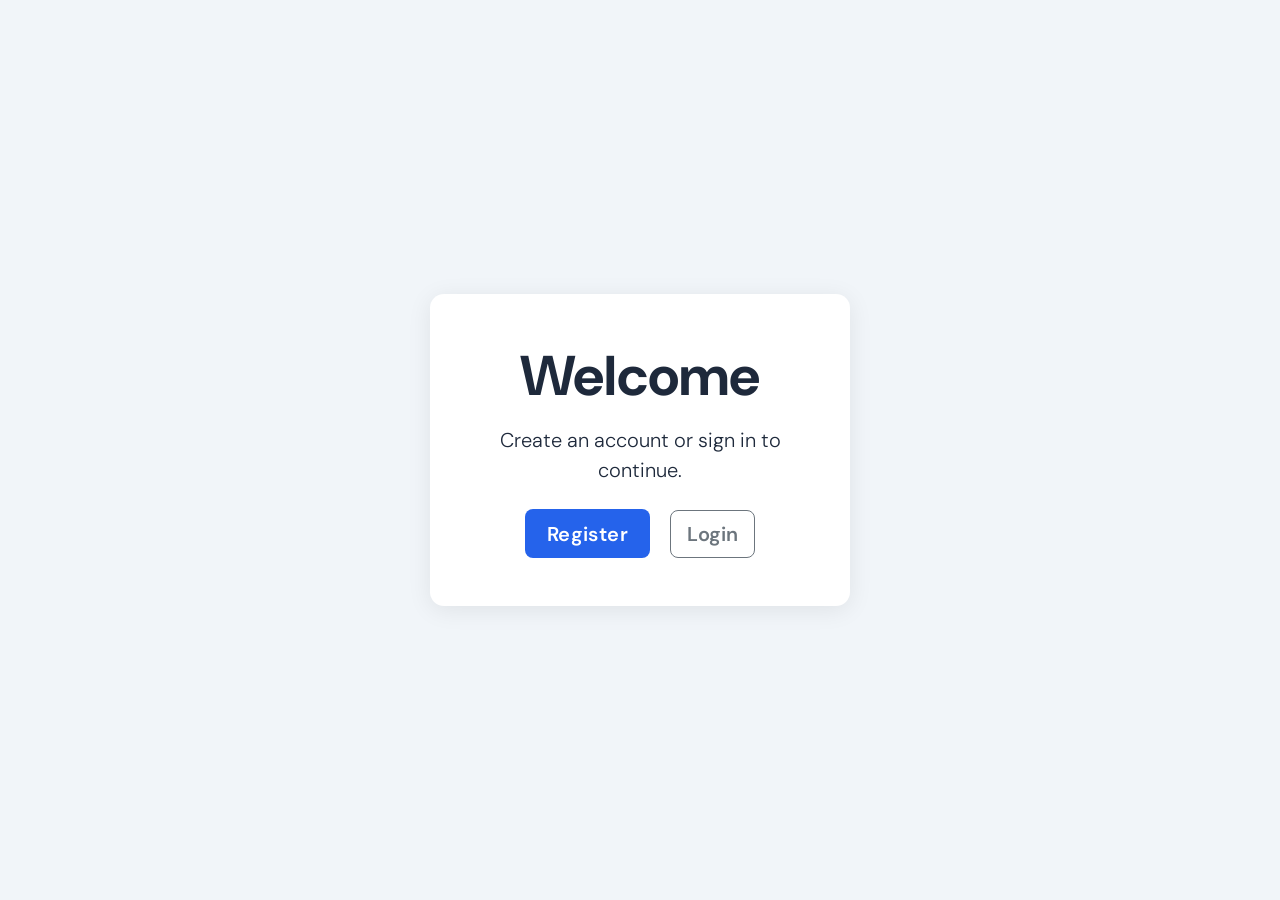
<file: index.html>
<!DOCTYPE html>
<html lang="en">
<head>
  <meta charset="UTF-8" />
  <meta name="viewport" content="width=device-width, initial-scale=1.0"/>
  <title>Welcome</title>
  <link rel="stylesheet" href="https://cdn.jsdelivr.net/npm/bootstrap@5.3.0/dist/css/bootstrap.min.css"/>
  <link rel="stylesheet" href="css/style.css"/>
</head>
<body class="d-flex align-items-center justify-content-center min-vh-100">
  <div class="text-center hero-box">
    <h1 class="display-4 fw-bold mb-3">Welcome</h1>
    <p class="lead mb-4">Create an account or sign in to continue.</p>
    <a href="register.html" class="btn btn-primary btn-lg me-3">Register</a>
    <a href="login.html" class="btn btn-outline-secondary btn-lg">Login</a>
  </div>
</body>
</html>
</file>
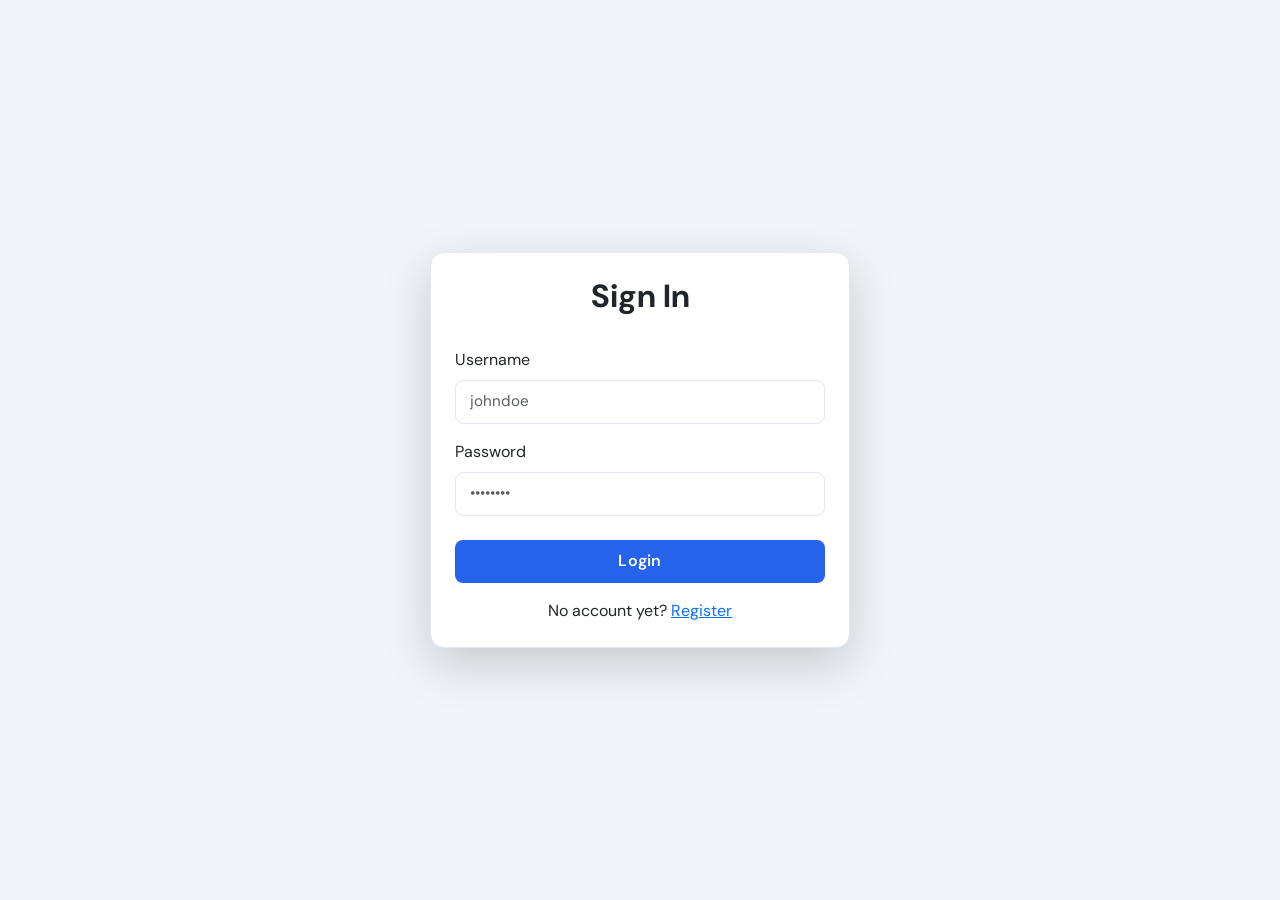
<file: login.html>
<!DOCTYPE html>
<html lang="en">
<head>
  <meta charset="UTF-8"/>
  <meta name="viewport" content="width=device-width, initial-scale=1.0"/>
  <title>Login</title>
  <link rel="stylesheet" href="https://cdn.jsdelivr.net/npm/bootstrap@5.3.0/dist/css/bootstrap.min.css"/>
  <link rel="stylesheet" href="css/style.css"/>
</head>
<body class="d-flex align-items-center justify-content-center min-vh-100">
  <div class="card auth-card shadow-lg p-4">
    <h2 class="mb-4 text-center fw-bold">Sign In</h2>
    <div id="login-msg" class="mb-2"></div>
    <div class="mb-3">
      <label class="form-label">Username</label>
      <input type="text" id="username" class="form-control" placeholder="johndoe"/>
    </div>
    <div class="mb-4">
      <label class="form-label">Password</label>
      <input type="password" id="password" class="form-control" placeholder="••••••••"/>
    </div>
    <button id="login-btn" class="btn btn-primary w-100 mb-3">Login</button>
    <p class="text-center mb-0">No account yet? <a href="register.html">Register</a></p>
  </div>
  <script src="https://code.jquery.com/jquery-3.7.1.min.js"></script>
  <script src="js/login.js"></script>
</body>
</html>
</file>
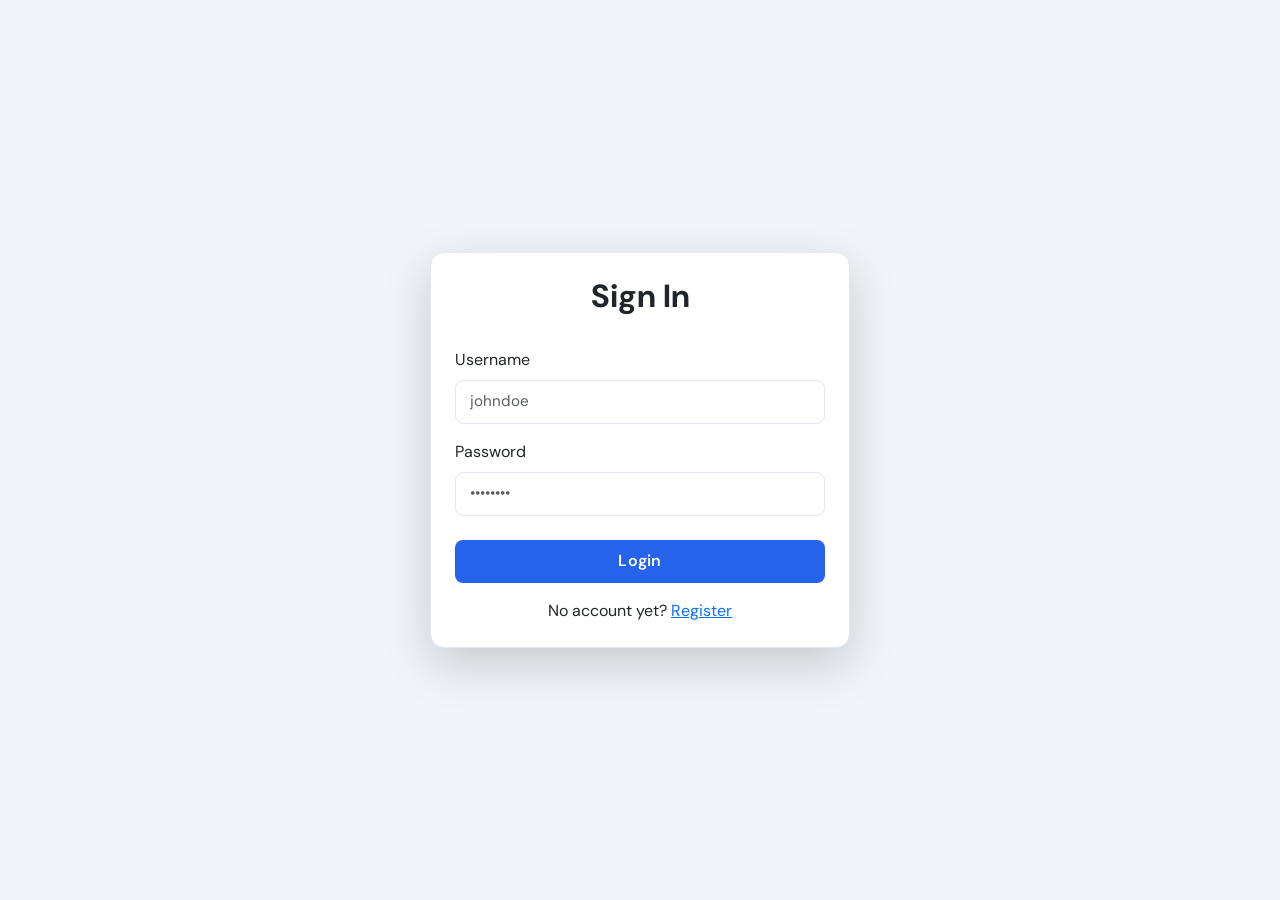
<file: profile.html>
<!DOCTYPE html>
<html lang="en">
<head>
  <meta charset="UTF-8"/>
  <meta name="viewport" content="width=device-width, initial-scale=1.0"/>
  <title>My Profile</title>
  <link rel="stylesheet" href="https://cdn.jsdelivr.net/npm/bootstrap@5.3.0/dist/css/bootstrap.min.css"/>
  <link rel="stylesheet" href="css/style.css"/>
</head>
<body class="py-5">
  <div class="container">
    <div class="row justify-content-center">
      <div class="col-md-8">
        <div class="card shadow-lg p-4">
          <div class="d-flex justify-content-between align-items-center mb-4">
            <h2 class="fw-bold mb-0">My Profile</h2>
            <button id="logout-btn" class="btn btn-outline-danger btn-sm">Logout</button>
          </div>
          <div id="profile-msg" class="mb-3"></div>

          <!-- Account Info (read-only from MySQL) -->
          <h5 class="text-muted mb-3">Account Information</h5>
          <div class="row mb-4">
            <div class="col-md-6 mb-3">
              <label class="form-label">Full Name</label>
              <input type="text" id="acc-name" class="form-control" disabled/>
            </div>
            <div class="col-md-6 mb-3">
              <label class="form-label">Username</label>
              <input type="text" id="acc-username" class="form-control" disabled/>
            </div>
            <div class="col-md-6 mb-3">
              <label class="form-label">Email</label>
              <input type="email" id="acc-email" class="form-control" disabled/>
            </div>
          </div>

          <!-- Profile Details (editable, stored in MongoDB) -->
          <h5 class="text-muted mb-3">Profile Details</h5>
          <div class="row">
            <div class="col-md-6 mb-3">
              <label class="form-label">Age</label>
              <input type="number" id="age" class="form-control" placeholder="25"/>
            </div>
            <div class="col-md-6 mb-3">
              <label class="form-label">Date of Birth</label>
              <input type="date" id="dob" class="form-control"/>
            </div>
            <div class="col-md-6 mb-3">
              <label class="form-label">Contact Number</label>
              <input type="tel" id="contact" class="form-control" placeholder="+1 555 000 0000"/>
            </div>
            <div class="col-md-6 mb-3">
              <label class="form-label">City</label>
              <input type="text" id="city" class="form-control" placeholder="New York"/>
            </div>
            <div class="col-12 mb-3">
              <label class="form-label">Bio</label>
              <textarea id="bio" class="form-control" rows="3" placeholder="Tell us about yourself..."></textarea>
            </div>
          </div>
          <button id="save-btn" class="btn btn-primary">Save Profile</button>
        </div>
      </div>
    </div>
  </div>
  <script src="https://code.jquery.com/jquery-3.7.1.min.js"></script>
  <script src="js/profile.js"></script>
</body>
</html>
</file>
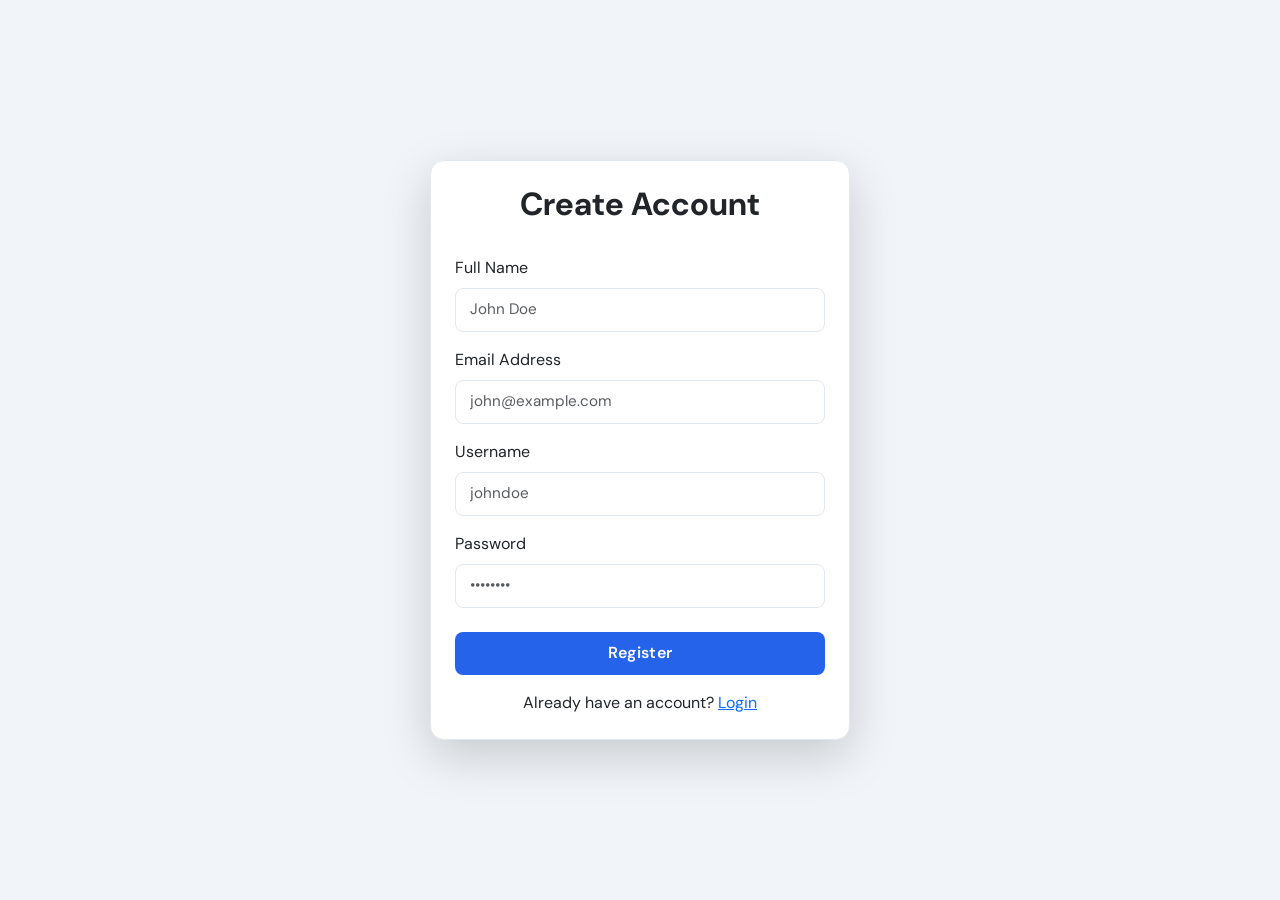
<file: register.html>
<!DOCTYPE html>
<html lang="en">
<head>
  <meta charset="UTF-8"/>
  <meta name="viewport" content="width=device-width, initial-scale=1.0"/>
  <title>Register</title>
  <link rel="stylesheet" href="https://cdn.jsdelivr.net/npm/bootstrap@5.3.0/dist/css/bootstrap.min.css"/>
  <link rel="stylesheet" href="css/style.css"/>
</head>
<body class="d-flex align-items-center justify-content-center min-vh-100">
  <div class="card auth-card shadow-lg p-4">
    <h2 class="mb-4 text-center fw-bold">Create Account</h2>
    <div id="register-msg" class="mb-2"></div>
    <div class="mb-3">
      <label class="form-label">Full Name</label>
      <input type="text" id="name" class="form-control" placeholder="John Doe"/>
    </div>
    <div class="mb-3">
      <label class="form-label">Email Address</label>
      <input type="email" id="email" class="form-control" placeholder="john@example.com"/>
    </div>
    <div class="mb-3">
      <label class="form-label">Username</label>
      <input type="text" id="username" class="form-control" placeholder="johndoe"/>
    </div>
    <div class="mb-4">
      <label class="form-label">Password</label>
      <input type="password" id="password" class="form-control" placeholder="••••••••"/>
    </div>
    <button id="register-btn" class="btn btn-primary w-100 mb-3">Register</button>
    <p class="text-center mb-0">Already have an account? <a href="login.html">Login</a></p>
  </div>
  <script src="https://code.jquery.com/jquery-3.7.1.min.js"></script>
  <script src="js/register.js"></script>
</body>
</html>
</file>
<file: css/style.css>
/* css/style.css */
@import url('https://fonts.googleapis.com/css2?family=DM+Sans:wght@400;500;600;700&display=swap');

:root {
  --primary: #2563eb;
  --bg: #f1f5f9;
  --card-bg: #ffffff;
  --text: #1e293b;
  --muted: #64748b;
  --border: #e2e8f0;
  --radius: 14px;
}

* { box-sizing: border-box; margin: 0; padding: 0; }

body {
  font-family: 'DM Sans', sans-serif;
  background: var(--bg);
  color: var(--text);
}

/* Hero */
.hero-box {
  background: var(--card-bg);
  border-radius: var(--radius);
  padding: 3rem 2.5rem;
  box-shadow: 0 4px 24px rgba(0,0,0,0.08);
  max-width: 420px;
  width: 100%;
}

/* Auth card */
.auth-card {
  max-width: 420px;
  width: 100%;
  border-radius: var(--radius);
  border: 1px solid var(--border);
  background: var(--card-bg);
}

/* Inputs */
.form-control {
  border-radius: 8px;
  border: 1.5px solid var(--border);
  padding: 0.6rem 0.9rem;
  font-size: 0.95rem;
  transition: border-color 0.2s;
}
.form-control:focus {
  border-color: var(--primary);
  box-shadow: 0 0 0 3px rgba(37,99,235,0.12);
}
.form-control:disabled { background: #f8fafc; color: var(--muted); }

/* Buttons */
.btn-primary {
  background: var(--primary);
  border: none;
  border-radius: 8px;
  font-weight: 600;
  letter-spacing: 0.02em;
  padding: 0.6rem 1.4rem;
  transition: background 0.2s, transform 0.1s;
}
.btn-primary:hover { background: #1d4ed8; transform: translateY(-1px); }
.btn-primary:active { transform: translateY(0); }

.btn-outline-secondary {
  border-radius: 8px;
  font-weight: 600;
}

/* Alert messages */
.alert { border-radius: 8px; font-size: 0.9rem; padding: 0.65rem 1rem; }
</file>
